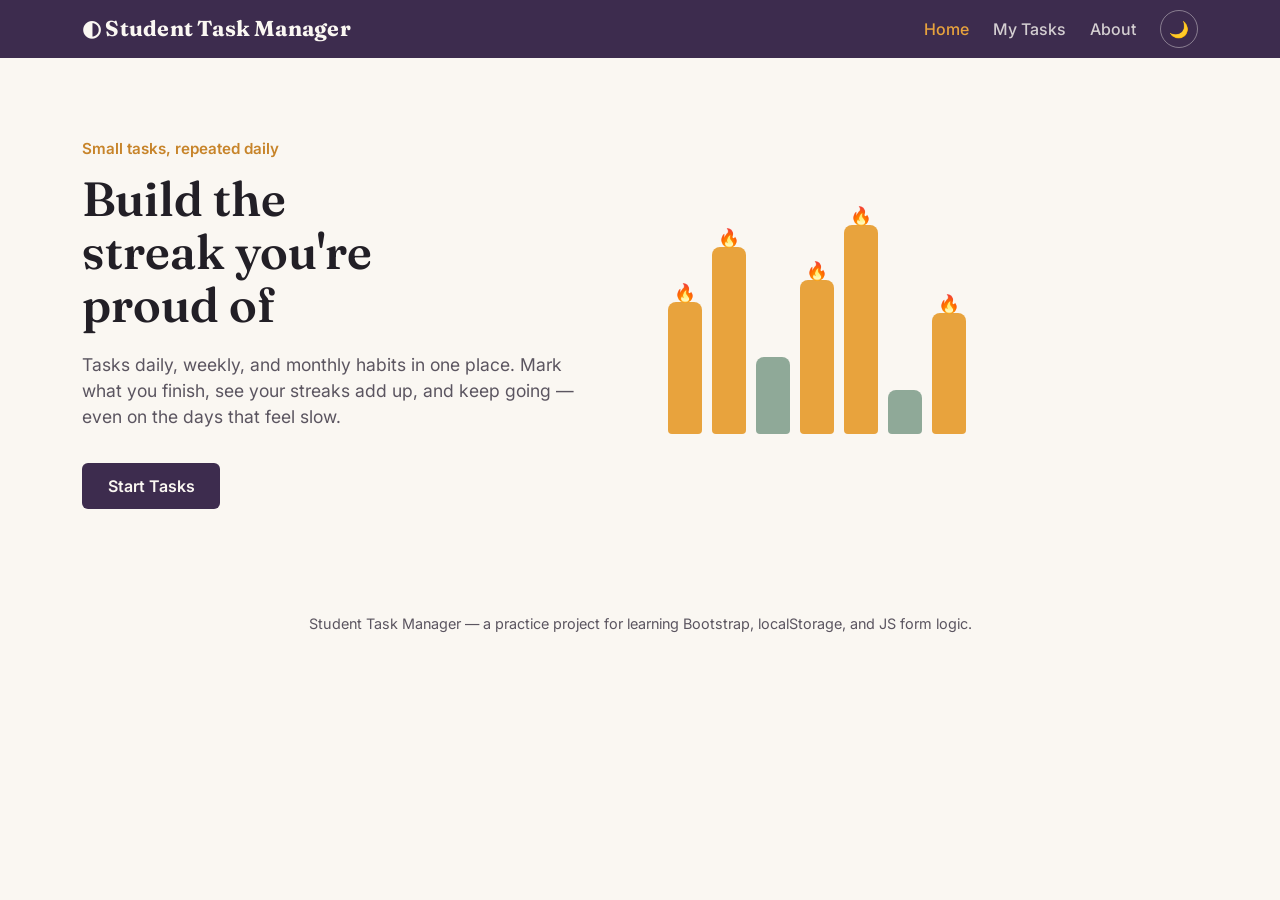
<file: exam/index.html>
<!DOCTYPE html>
<html lang="en" data-theme="light">
<head>
<meta charset="UTF-8">
<meta name="viewport" content="width=device-width, initial-scale=1.0">
<title>Student Task Manager — Build Better Days</title>
<link href="https://cdn.jsdelivr.net/npm/bootstrap@5.3.3/dist/css/bootstrap.min.css" rel="stylesheet">
<link href="style.css" rel="stylesheet">
</head>
<body>

<!-- Navbar -->
<nav class="navbar navbar-expand-lg navbar-task">
  <div class="container">
    <a class="navbar-brand" href="index.html">◐ Student Task Manager</a>
    <button class="navbar-toggler" type="button" data-bs-toggle="collapse" data-bs-target="#navMenu">
      <span class="navbar-toggler-icon"></span>
    </button>
    <div class="collapse navbar-collapse" id="navMenu">
      <ul class="navbar-nav ms-auto align-items-lg-center gap-lg-2">
        <li class="nav-item"><a class="nav-link active" href="index.html">Home</a></li>
        <li class="nav-item"><a class="nav-link" href="habits.html">My Tasks</a></li>
        <li class="nav-item"><a class="nav-link" href="about.html">About</a></li>
        <li class="nav-item ms-lg-2">
          <button class="theme-toggle-btn" id="themeToggle" title="Toggle dark mode">🌙</button>
        </li>
      </ul>
    </div>
  </div>
</nav>

<!-- Hero -->
<section class="hero-section">
  <div class="container">
    <div class="row align-items-center">
      <div class="col-lg-6">
        <p class="hero-eyebrow">Small tasks, repeated daily</p>
        <h1>Build the streak you're proud of</h1>
        <p class="lede">
          Tasks daily, weekly, and monthly habits in one place. Mark what you finish,
          see your streaks add up, and keep going — even on the days that feel slow.
        </p>
        <a href="tasks.html" class="btn btn-plum">Start Tasks</a>
      </div>
      <div class="col-lg-6">
        <div class="streak-illustration">
          <div class="streak-bar filled" style="height: 60%;"><span class="flame">🔥</span></div>
          <div class="streak-bar filled" style="height: 85%;"><span class="flame">🔥</span></div>
          <div class="streak-bar" style="height: 35%;"></div>
          <div class="streak-bar filled" style="height: 70%;"><span class="flame">🔥</span></div>
          <div class="streak-bar filled" style="height: 95%;"><span class="flame">🔥</span></div>
          <div class="streak-bar" style="height: 20%;"></div>
          <div class="streak-bar filled" style="height: 55%;"><span class="flame">🔥</span></div>
        </div>
      </div>
    </div>
  </div>
</section>

<footer class="text-center py-4" style="color: var(--ink-soft); font-size: 0.9rem;">
  Student Task Manager — a practice project for learning Bootstrap, localStorage, and JS form logic.
</footer>

<script src="https://cdn.jsdelivr.net/npm/bootstrap@5.3.3/dist/js/bootstrap.bundle.min.js"></script>
<script src="script.js"></script>
</body>
</html>
</file>
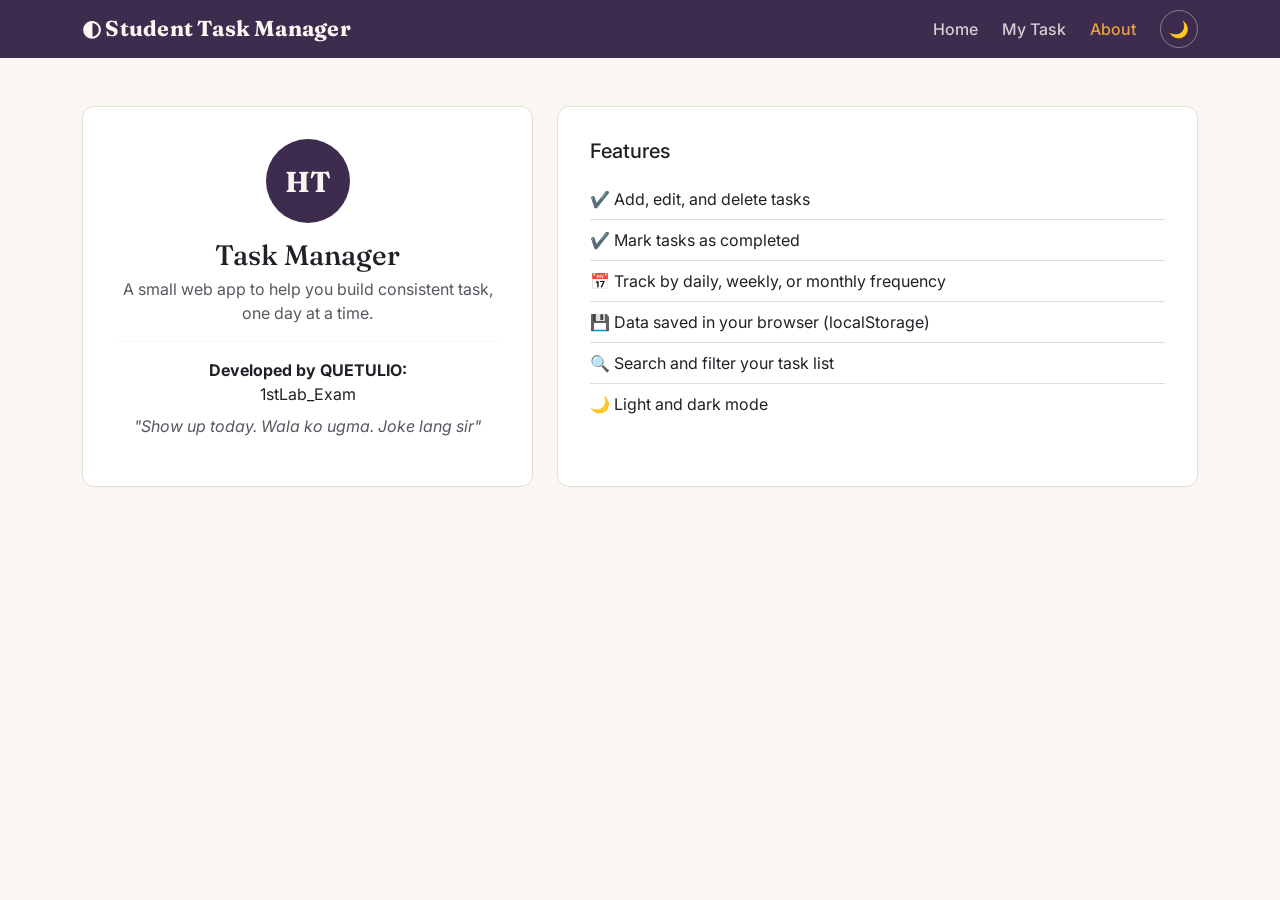
<file: exam/about.html>
<!DOCTYPE html>
<html lang="en" data-theme="light">
<head>
<meta charset="UTF-8">
<meta name="viewport" content="width=device-width, initial-scale=1.0">
<title>About — Student Task Manager</title>
<link href="https://cdn.jsdelivr.net/npm/bootstrap@5.3.3/dist/css/bootstrap.min.css" rel="stylesheet">
<link href="style.css" rel="stylesheet">
</head>
<body>

<!-- Navbar -->
<nav class="navbar navbar-expand-lg navbar-task">
  <div class="container">
    <a class="navbar-brand" href="index.html">◐ Student Task Manager</a>
    <button class="navbar-toggler" type="button" data-bs-toggle="collapse" data-bs-target="#navMenu">
      <span class="navbar-toggler-icon"></span>
    </button>
    <div class="collapse navbar-collapse" id="navMenu">
      <ul class="navbar-nav ms-auto align-items-lg-center gap-lg-2">
        <li class="nav-item"><a class="nav-link" href="index.html">Home</a></li>
        <li class="nav-item"><a class="nav-link" href="habits.html">My Task</a></li>
        <li class="nav-item"><a class="nav-link active" href="about.html">About</a></li>
        <li class="nav-item ms-lg-2">
          <button class="theme-toggle-btn" id="themeToggle" title="Toggle dark mode">🌙</button>
        </li>
      </ul>
    </div>
  </div>
</nav>

<div class="container py-5">
  <div class="row g-4">
    <div class="col-md-5">
      <div class="about-card text-center">
        <div class="avatar-circle mx-auto mb-3">HT</div>
        <h3 class="display-serif mb-1">Task Manager</h3>
        <p style="color: var(--ink-soft);">A small web app to help you build consistent task, one day at a time.</p>
        <hr style="border-color: var(--line);">
        <p class="mb-0"><strong>Developed by QUETULIO:</strong><br>1stLab_Exam</p>
        <p class="fst-italic mt-2" style="color: var(--ink-soft);">"Show up today. Wala ko ugma. Joke lang sir"</p>
      </div>
    </div>
    <div class="col-md-7">
      <div class="about-card h-100">
        <h5 class="mb-3">Features</h5>
        <ul class="list-unstyled feature-list">
          <li>✔️ Add, edit, and delete tasks</li>
          <li>✔️ Mark tasks as completed</li>
          <li>📅 Track by daily, weekly, or monthly frequency</li>
          <li>💾 Data saved in your browser (localStorage)</li>
          <li>🔍 Search and filter your task list</li>
          <li>🌙 Light and dark mode</li>
        </ul>
      </div>
    </div>
  </div>
</div>

<script src="https://cdn.jsdelivr.net/npm/bootstrap@5.3.3/dist/js/bootstrap.bundle.min.js"></script>
<script src="script.js"></script>
</body>
</html>
</file>
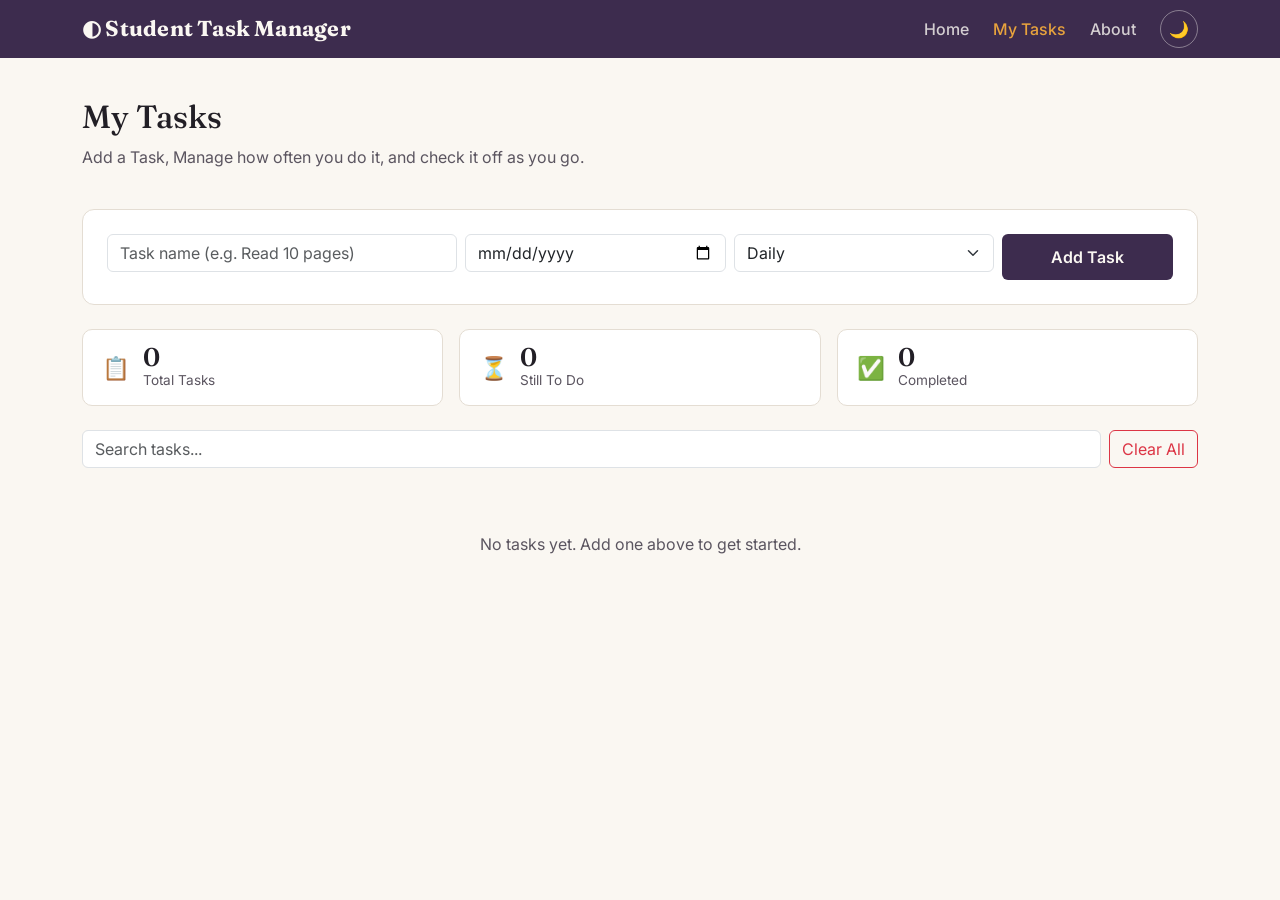
<file: exam/tasks.html>
<!DOCTYPE html>
<html lang="en" data-theme="light">
<head>
<meta charset="UTF-8">
<meta name="viewport" content="width=device-width, initial-scale=1.0">
<title>My Student Task Manager — Student Task Manager</title>
<link href="https://cdn.jsdelivr.net/npm/bootstrap@5.3.3/dist/css/bootstrap.min.css" rel="stylesheet">
<link href="style.css" rel="stylesheet">
</head>
<body>

<!-- Navbar -->
<nav class="navbar navbar-expand-lg navbar-task">
  <div class="container">
    <a class="navbar-brand" href="index.html">◐ Student Task Manager</a>
    <button class="navbar-toggler" type="button" data-bs-toggle="collapse" data-bs-target="#navMenu">
      <span class="navbar-toggler-icon"></span>
    </button>
    <div class="collapse navbar-collapse" id="navMenu">
      <ul class="navbar-nav ms-auto align-items-lg-center gap-lg-2">
        <li class="nav-item"><a class="nav-link" href="index.html">Home</a></li>
        <li class="nav-item"><a class="nav-link active" href="tasks.html">My Tasks</a></li>
        <li class="nav-item"><a class="nav-link" href="about.html">About</a></li>
        <li class="nav-item ms-lg-2">
          <button class="theme-toggle-btn" id="themeToggle" title="Toggle dark mode">🌙</button>
        </li>
      </ul>
    </div>
  </div>
</nav>

<div class="container">

  <div class="page-header-task">
    <h2 class="display-serif">My Tasks</h2>
    <p style="color: var(--ink-soft);">Add a Task, Manage how often you do it, and check it off as you go.</p>
  </div>

  <!-- Add Task Form -->
  <div class="add-task-card mb-4">
    <form id="taskForm" novalidate>
      <div class="row g-2 align-items-start">
        <div class="col-md-4">
          <input type="text" class="form-control" id="taskTitle" placeholder="Task name (e.g. Read 10 pages)">
          <div class="invalid-feedback" id="titleError">Task name is required.</div>
        </div>
        <div class="col-md-3">
          <input type="date" class="form-control" id="taskDate">
          <div class="invalid-feedback" id="dateError">Start date is required.</div>
        </div>
        <div class="col-md-3">
          <select class="form-select" id="taskFrequency">
            <option value="Daily">Daily</option>
            <option value="Weekly">Weekly</option>
            <option value="Monthly">Monthly</option>
          </select>
        </div>
        <div class="col-md-2 d-grid">
          <button type="submit" class="btn btn-plum">Add Task</button>
        </div>
      </div>
    </form>
  </div>

  <!-- Stat chips -->
  <div class="row g-3 mb-4">
    <div class="col-sm-4">
      <div class="stat-chip">
        <span style="font-size:1.4rem;">📋</span>
        <div>
          <div class="stat-number" id="statTotal">0</div>
          <div class="stat-label">Total Tasks</div>
        </div>
      </div>
    </div>
    <div class="col-sm-4">
      <div class="stat-chip">
        <span style="font-size:1.4rem;">⏳</span>
        <div>
          <div class="stat-number" id="statPending">0</div>
          <div class="stat-label">Still To Do</div>
        </div>
      </div>
    </div>
    <div class="col-sm-4">
      <div class="stat-chip">
        <span style="font-size:1.4rem;">✅</span>
        <div>
          <div class="stat-number" id="statDone">0</div>
          <div class="stat-label">Completed</div>
        </div>
      </div>
    </div>
  </div>

  <!-- Search + Clear All -->
  <div class="d-flex gap-2 mb-3">
    <input type="text" class="form-control" id="searchBox" placeholder="Search tasks...">
    <button class="btn btn-outline-danger text-nowrap" id="clearAllBtn">Clear All</button>
  </div>

  <!-- Task list -->
  <div id="taskList" class="mb-5"></div>

</div>

<!-- Edit Modal -->
<div class="modal fade" id="editModal" tabindex="-1">
  <div class="modal-dialog">
    <div class="modal-content">
      <div class="modal-header">
        <h5 class="modal-title">Edit Task</h5>
        <button type="button" class="btn-close" data-bs-dismiss="modal"></button>
      </div>
      <div class="modal-body">
        <input type="hidden" id="editId">
        <div class="mb-3">
          <label class="form-label">Task name</label>
          <input type="text" class="form-control" id="editTitle">
        </div>
        <div class="mb-3">
          <label class="form-label">Start date</label>
          <input type="date" class="form-control" id="editDate">
        </div>
        <div class="mb-3">
          <label class="form-label">Frequency</label>
          <select class="form-select" id="editFrequency">
            <option value="Daily">Daily</option>
            <option value="Weekly">Weekly</option>
            <option value="Monthly">Monthly</option>
          </select>
        </div>
      </div>
      <div class="modal-footer">
        <button class="btn btn-secondary" data-bs-dismiss="modal">Cancel</button>
        <button class="btn btn-plum" id="saveEditBtn">Save Changes</button>
      </div>
    </div>
  </div>
</div>

<script src="https://cdn.jsdelivr.net/npm/bootstrap@5.3.3/dist/js/bootstrap.bundle.min.js"></script>
<script src="script.js"></script>
</body>
</html>
</file>
<file: exam/style.css>
/* ===================================================================
   Student Task Manager — style.css
   ===================================================================
   Fix applied: renamed leftover "habit-*" classes to "task-*" so they
   match what index.html/tasks.html/about.html and script.js actually
   render. Nothing else changed.
   =================================================================== */
 
@import url('https://fonts.googleapis.com/css2?family=Fraunces:opsz,wght@9..144,400;9..144,600;9..144,700&family=Inter:wght@400;500;600;700&display=swap');
 
:root {
  --plum: #3D2C4E;
  --plum-dark: #2A1E37;
  --mustard: #E8A33D;
  --mustard-dark: #C7842A;
  --sage: #8FA998;
  --sage-dark: #6E8A78;
  --cream: #FAF7F2;
  --ink: #221F26;
  --ink-soft: #5B5560;
  --line: #E4DDD3;
  --danger: #B5533C;
}
 
[data-theme="dark"] {
  --cream: #221F26;
  --ink: #F3EFE9;
  --ink-soft: #C9C2BB;
  --line: #3A3441;
  --plum: #5B4270;
}
 
* { box-sizing: border-box; }
 
body {
  font-family: 'Inter', sans-serif;
  background: var(--cream);
  color: var(--ink);
  transition: background 0.25s ease, color 0.25s ease;
}
 
h1, h2, h3, .display-serif {
  font-family: 'Fraunces', serif;
}
 
/* ---------- Navbar ---------- */
.navbar-task {
  background: var(--plum);
}
 
.navbar-task .navbar-brand {
  font-family: 'Fraunces', serif;
  font-weight: 700;
  font-size: 1.35rem;
  color: var(--cream);
  letter-spacing: 0.01em;
}
 
.navbar-task .nav-link {
  color: rgba(250, 247, 242, 0.8);
  font-weight: 500;
}
 
.navbar-task .nav-link.active,
.navbar-task .nav-link:hover {
  color: var(--mustard);
}
 
.theme-toggle-btn {
  background: transparent;
  border: 1px solid rgba(250, 247, 242, 0.4);
  color: var(--cream);
  border-radius: 999px;
  width: 38px;
  height: 38px;
  display: inline-flex;
  align-items: center;
  justify-content: center;
}
 
.theme-toggle-btn:hover {
  border-color: var(--mustard);
  color: var(--mustard);
}
 
/* ---------- Hero (index.html) ---------- */
.hero-section {
  padding: 5rem 0;
}
 
.hero-eyebrow {
  color: var(--mustard-dark);
  font-weight: 600;
  font-size: 0.95rem;
  margin-bottom: 0.75rem;
}
 
.hero-section h1 {
  font-size: 3rem;
  font-weight: 600;
  line-height: 1.1;
  max-width: 11ch;
  margin-bottom: 1.25rem;
}
 
.hero-section p.lede {
  max-width: 46ch;
  color: var(--ink-soft);
  font-size: 1.1rem;
  margin-bottom: 2rem;
}
 
.btn-plum {
  background: var(--plum);
  color: var(--cream);
  border: none;
  padding: 0.7rem 1.6rem;
  font-weight: 600;
  border-radius: 6px;
}
 
.btn-plum:hover {
  background: var(--plum-dark);
  color: var(--cream);
}
 
.streak-illustration {
  display: flex;
  align-items: flex-end;
  gap: 10px;
  height: 220px;
  padding: 0 1rem;
}
 
.streak-bar {
  width: 34px;
  border-radius: 8px 8px 4px 4px;
  background: var(--sage);
  position: relative;
}
 
.streak-bar.filled { background: var(--mustard); }
 
.streak-bar .flame {
  position: absolute;
  top: -22px;
  left: 50%;
  transform: translateX(-50%);
  font-size: 1.1rem;
}
 
/* ---------- Task cards (tasks.html) ---------- */
.page-header-task {
  padding: 2.5rem 0 1.5rem;
}
 
.stat-chip {
  background: #fff;
  border: 1px solid var(--line);
  border-radius: 10px;
  padding: 0.9rem 1.2rem;
  display: flex;
  align-items: center;
  gap: 0.8rem;
}
 
[data-theme="dark"] .stat-chip { background: #2C2733; }
 
.stat-chip .stat-number {
  font-family: 'Fraunces', serif;
  font-size: 1.6rem;
  font-weight: 600;
  line-height: 1;
}
 
.stat-chip .stat-label {
  color: var(--ink-soft);
  font-size: 0.85rem;
}
 
.add-task-card {
  background: #fff;
  border: 1px solid var(--line);
  border-radius: 12px;
  padding: 1.5rem;
}
 
[data-theme="dark"] .add-task-card { background: #2C2733; }
 
.form-control:focus, .form-select:focus {
  border-color: var(--mustard);
  box-shadow: 0 0 0 0.2rem rgba(232, 163, 61, 0.25);
}
 
.task-card {
  background: #fff;
  border: 1px solid var(--line);
  border-left: 5px solid var(--sage);
  border-radius: 10px;
  padding: 1.1rem 1.3rem;
  margin-bottom: 0.85rem;
  display: flex;
  align-items: center;
  gap: 1rem;
}
 
[data-theme="dark"] .task-card { background: #2C2733; }
 
.task-card.freq-daily { border-left-color: var(--mustard); }
.task-card.freq-weekly { border-left-color: var(--sage); }
.task-card.freq-monthly { border-left-color: var(--plum); }
 
.task-card.completed {
  opacity: 0.6;
}
 
.task-card.completed .task-title {
  text-decoration: line-through;
}
 
.task-title {
  font-weight: 600;
  margin-bottom: 0.15rem;
}
 
.task-meta {
  font-size: 0.85rem;
  color: var(--ink-soft);
}
 
.badge-freq-daily { background: var(--mustard); color: #3B2A0D; }
.badge-freq-weekly { background: var(--sage); color: #1E2C22; }
.badge-freq-monthly { background: var(--plum); color: var(--cream); }
 
.task-actions button {
  border: none;
  background: transparent;
  font-size: 1.05rem;
  padding: 0.3rem 0.5rem;
  border-radius: 6px;
}
 
.task-actions button:hover { background: var(--line); }
 
.empty-state {
  text-align: center;
  padding: 3rem 1rem;
  color: var(--ink-soft);
}
 
/* ---------- About page ---------- */
.about-card {
  background: #fff;
  border: 1px solid var(--line);
  border-radius: 12px;
  padding: 2rem;
}
 
[data-theme="dark"] .about-card { background: #2C2733; }
 
.avatar-circle {
  width: 84px;
  height: 84px;
  border-radius: 50%;
  background: var(--plum);
  color: var(--cream);
  display: flex;
  align-items: center;
  justify-content: center;
  font-family: 'Fraunces', serif;
  font-size: 1.8rem;
  font-weight: 700;
}
 
.feature-list li {
  padding: 0.5rem 0;
  border-bottom: 1px solid var(--line);
}
 
.feature-list li:last-child { border-bottom: none; }
 
@media (max-width: 767px) {
  .hero-section h1 { font-size: 2.2rem; }
  .streak-illustration { margin-top: 2rem; }
}
</file>
